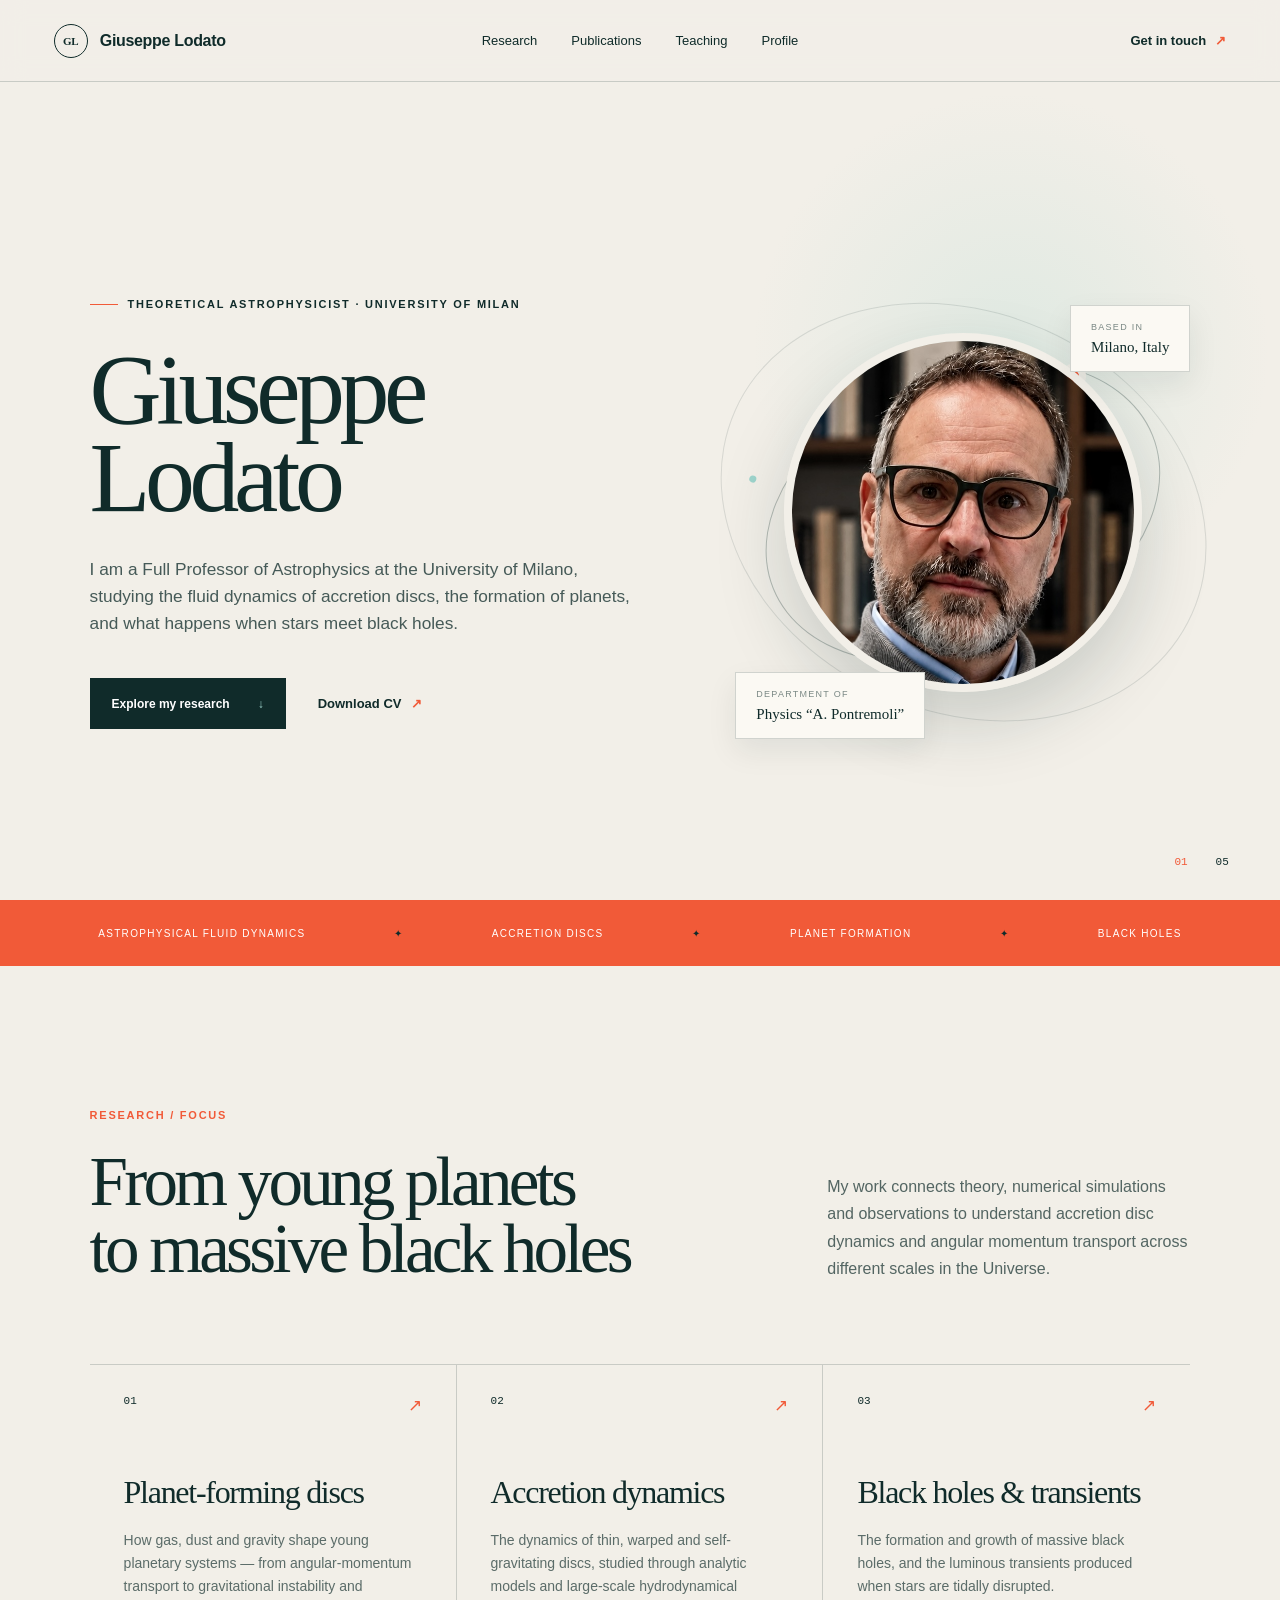
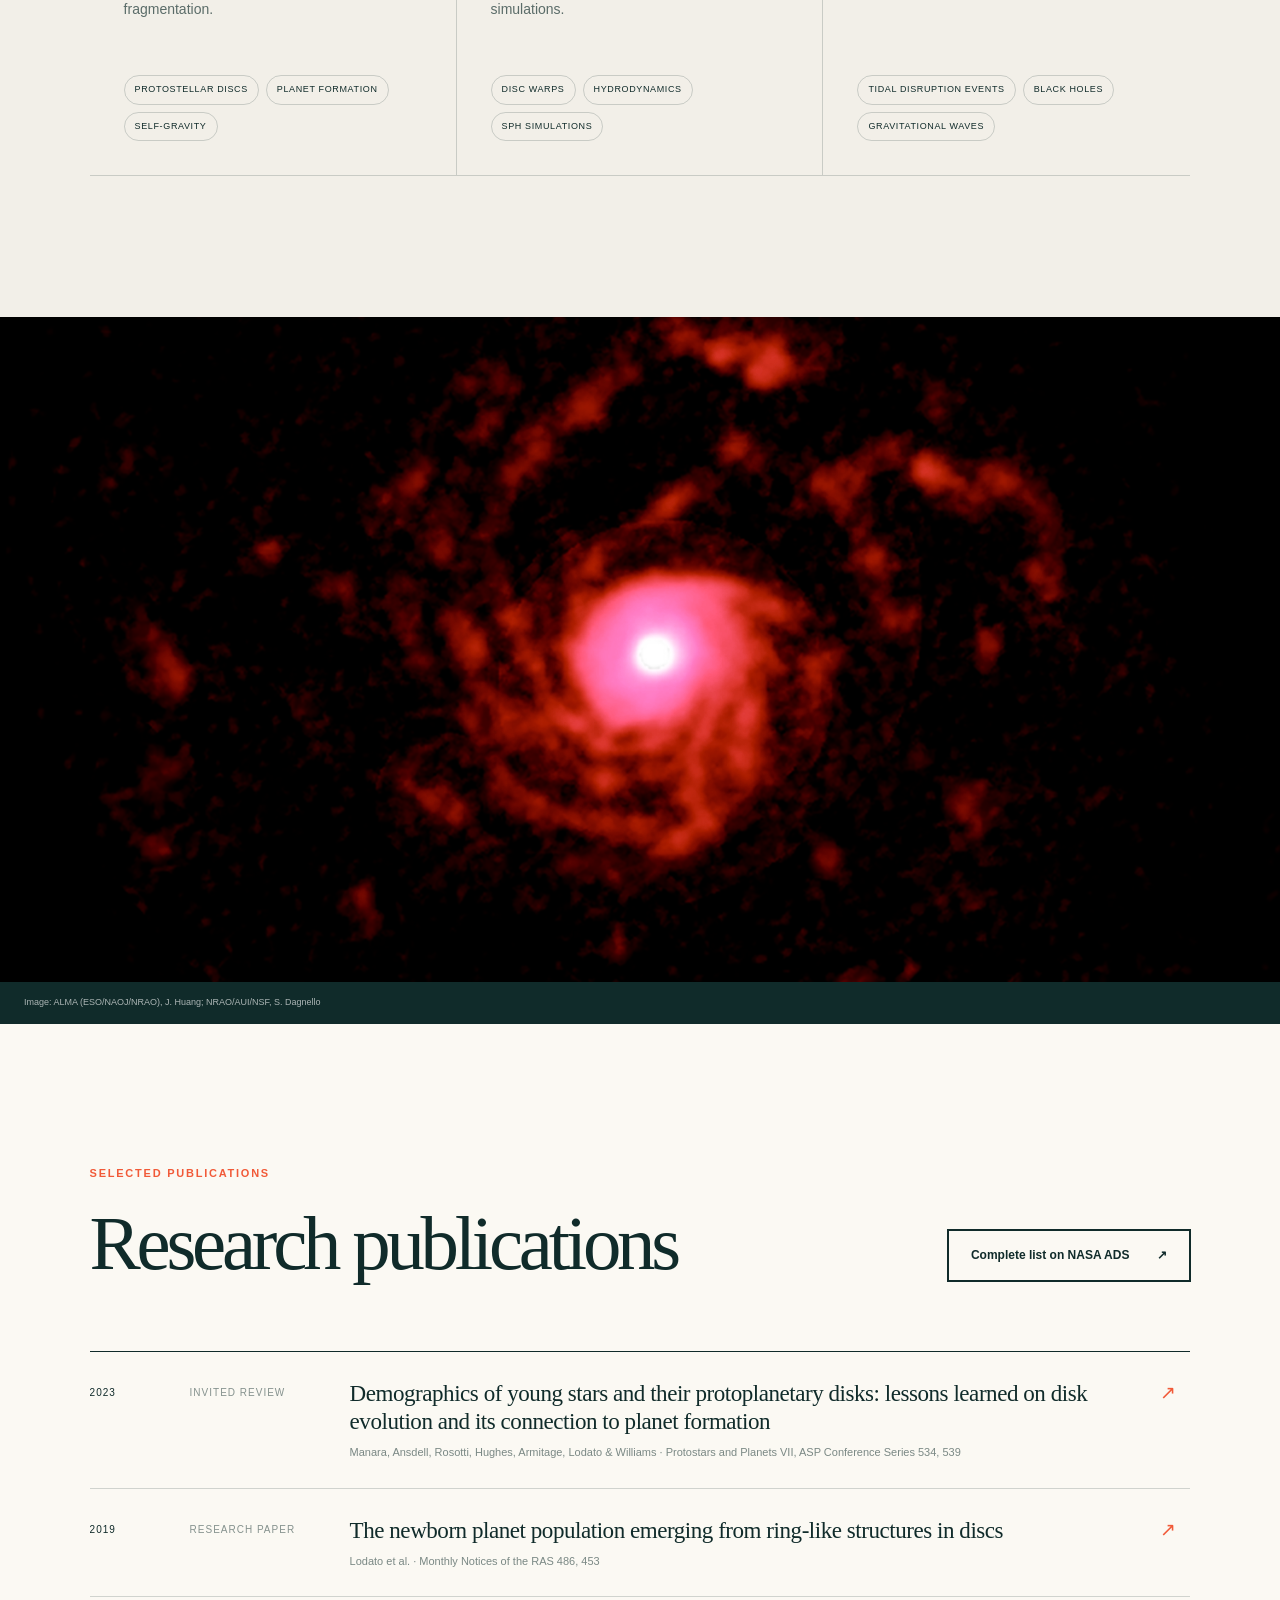
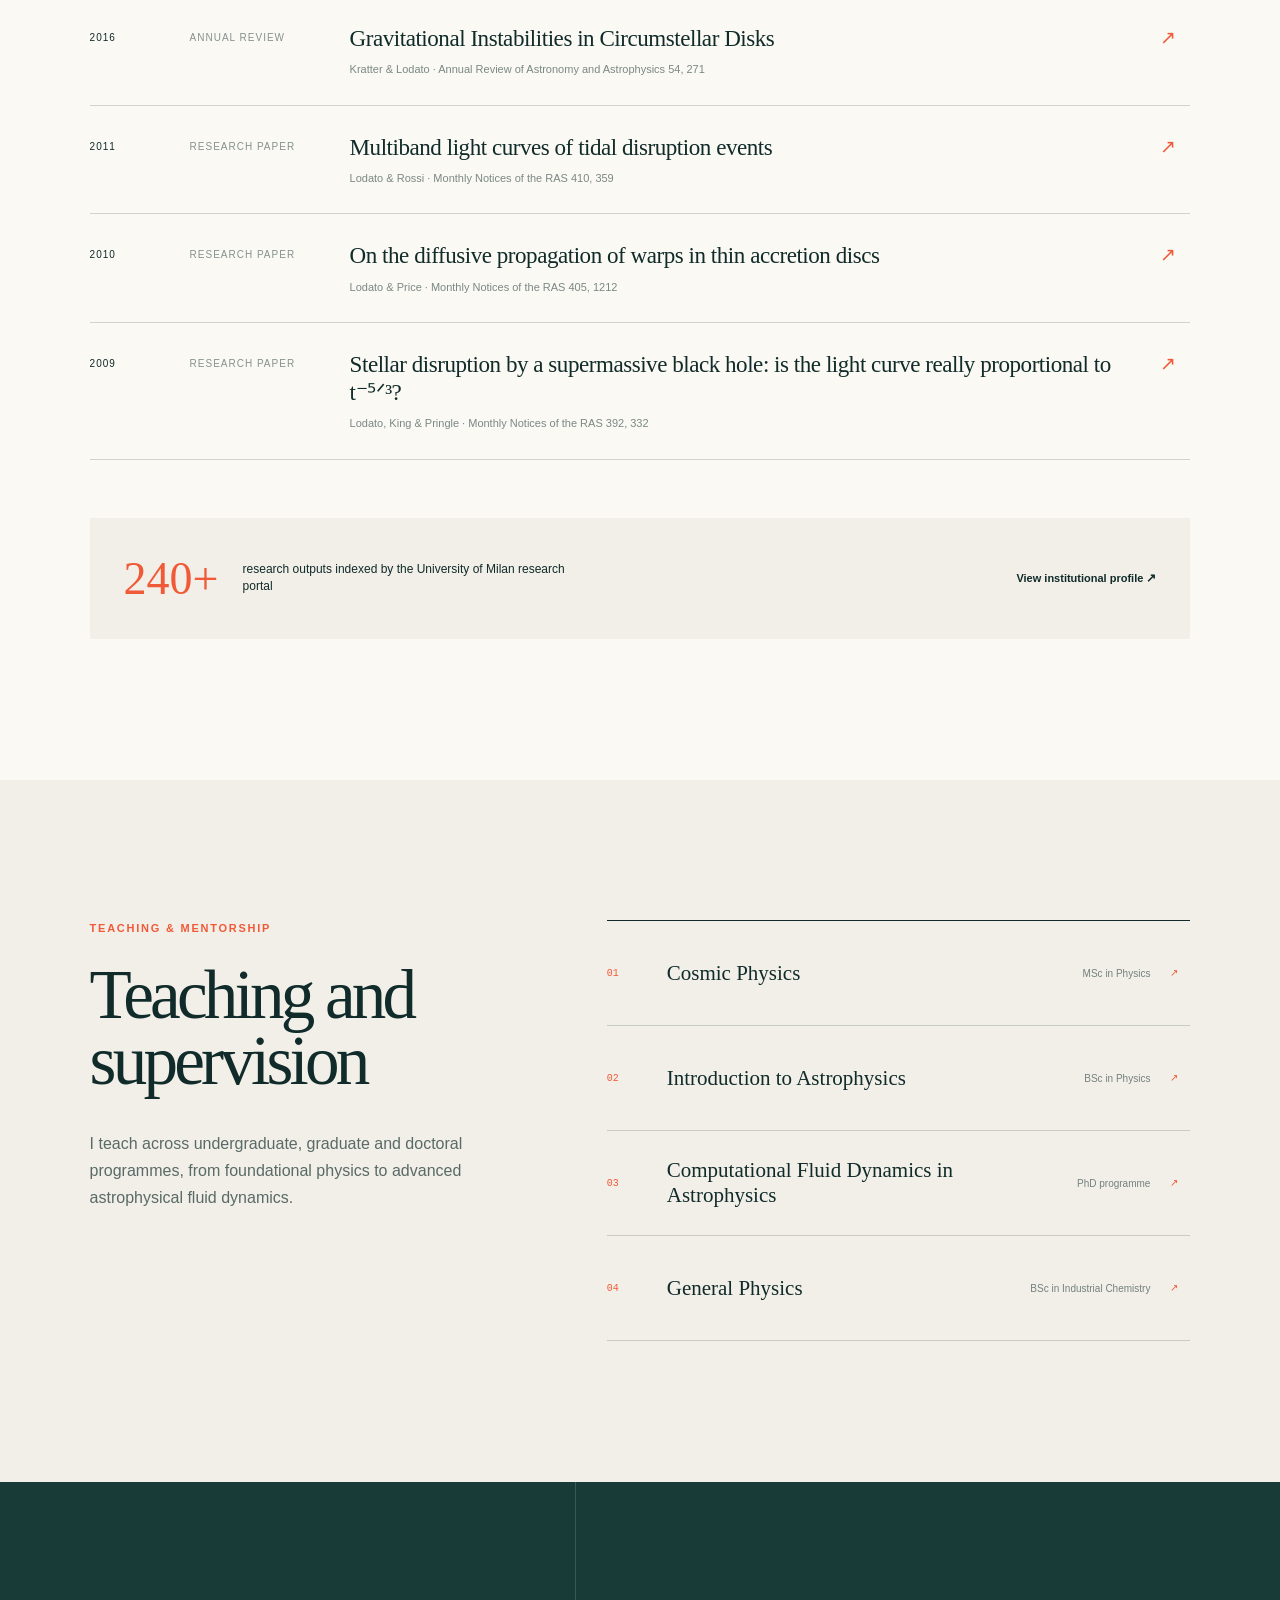
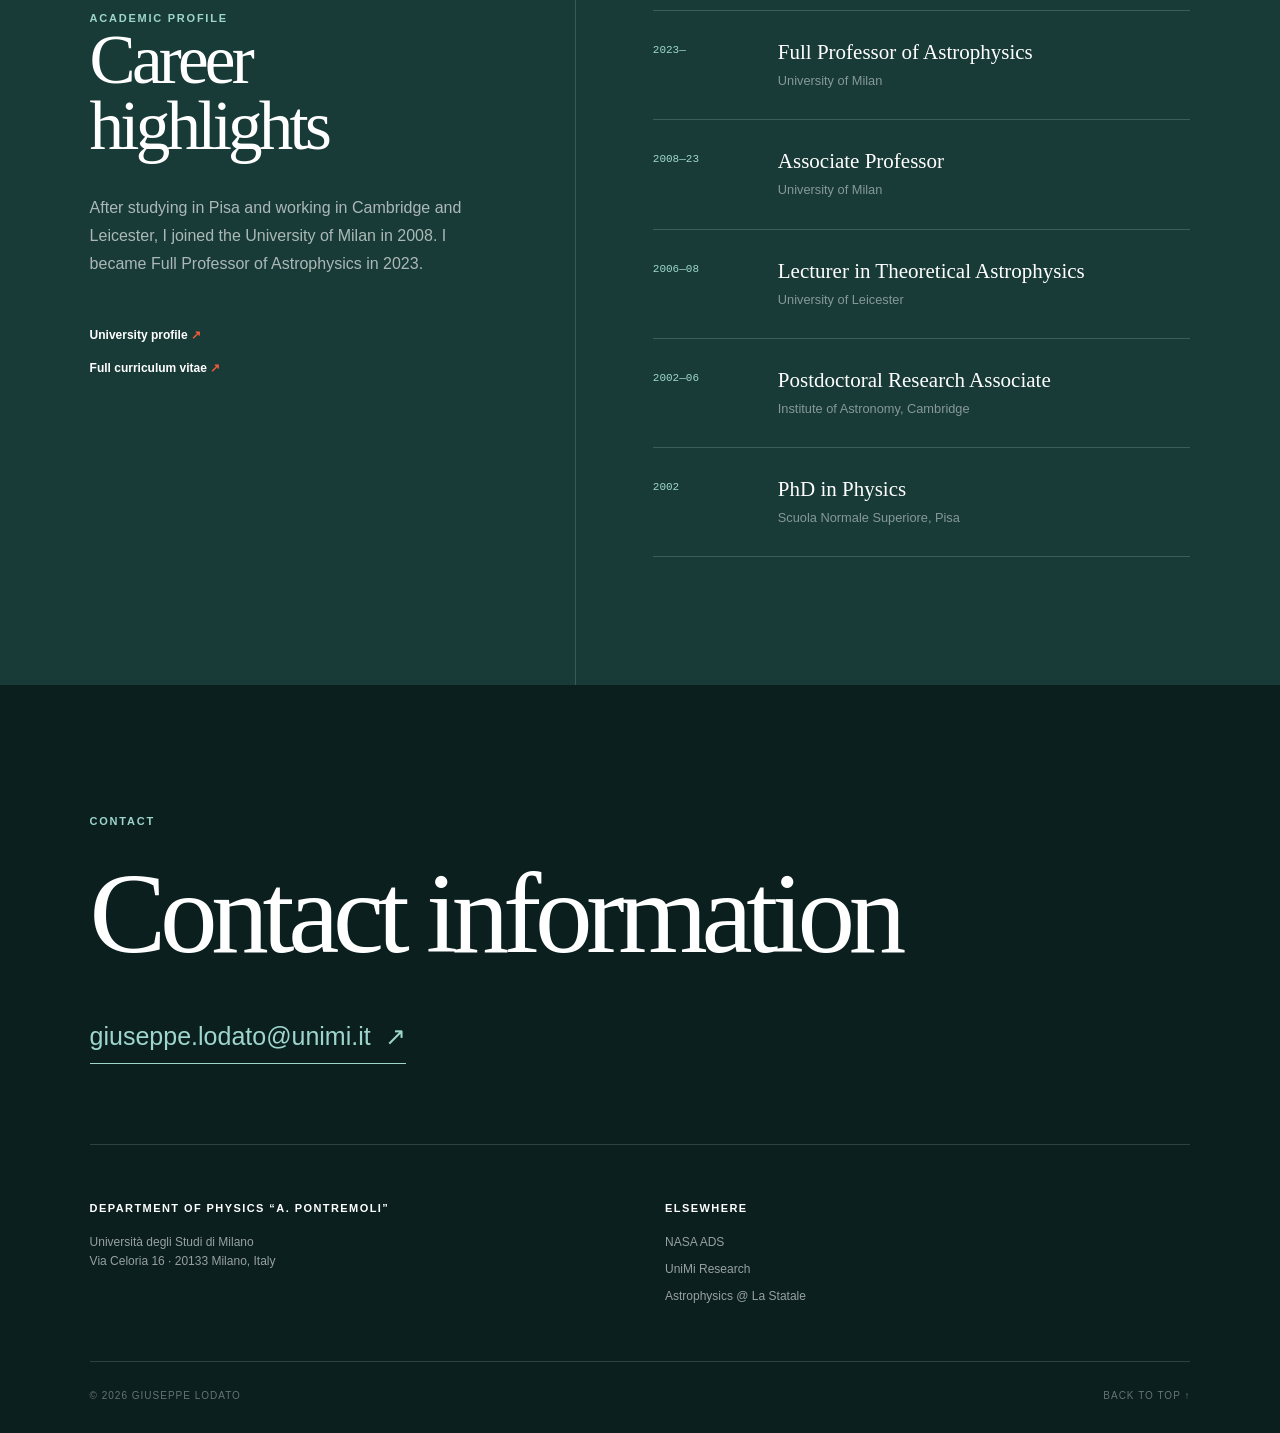
<file: index.html>
<!doctype html>
<html lang="en">
<head>
<meta charset="utf-8">
<meta name="viewport" content="width=device-width, initial-scale=1">
<title>Giuseppe Lodato</title>
<meta name="description" content="Giuseppe Lodato, Full Professor of Astrophysics at the University of Milano. Accretion discs, planet formation, black holes and tidal disruption events.">
<link rel="canonical" href="https://glodato.github.io/">
<link rel="icon" href="/favicon.svg" type="image/svg+xml">
<link rel="stylesheet" href="/style.css">
<meta property="og:title" content="Giuseppe Lodato">
<meta property="og:description" content="Giuseppe Lodato, Full Professor of Astrophysics at the University of Milano. Accretion discs, planet formation, black holes and tidal disruption events.">
<meta property="og:type" content="website">
<meta property="og:url" content="https://glodato.github.io/">
<meta property="og:image" content="https://glodato.github.io/og.png">
<meta name="twitter:card" content="summary_large_image">
<meta name="robots" content="index, follow, max-image-preview:large">
<script type="application/ld+json">
{
  "@context": "https://schema.org",
  "@graph": [
    {
      "@type": "ProfilePage",
      "@id": "https://glodato.github.io/#webpage",
      "url": "https://glodato.github.io/",
      "name": "Giuseppe Lodato",
      "inLanguage": "en",
      "mainEntity": {
        "@id": "https://glodato.github.io/#person"
      }
    },
    {
      "@type": "Person",
      "@id": "https://glodato.github.io/#person",
      "name": "Giuseppe Lodato",
      "givenName": "Giuseppe",
      "familyName": "Lodato",
      "url": "https://glodato.github.io/",
      "image": "https://glodato.github.io/giuseppe-lodato-2026.jpeg",
      "jobTitle": "Full Professor of Astrophysics",
      "description": "Theoretical astrophysicist studying accretion discs, planet formation, black holes and tidal disruption events.",
      "worksFor": {
        "@type": "CollegeOrUniversity",
        "name": "Università degli Studi di Milano",
        "alternateName": [
          "University of Milan",
          "University of Milano"
        ],
        "url": "https://www.unimi.it/"
      },
      "sameAs": [
        "https://www.unimi.it/en/ugov/person/giuseppe-lodato",
        "https://expertise.unimi.it/get/person/giuseppe-lodato",
        "https://astro.fisica.unimi.it/people/giuseppe-lodato/"
      ],
      "knowsAbout": [
        "Astrophysical fluid dynamics",
        "Accretion discs",
        "Planet formation",
        "Black holes",
        "Tidal disruption events"
      ]
    }
  ]
}
</script>
</head>
<body><link rel="preload" as="image" href="/giuseppe-lodato-2026.jpeg"/><main><header class="site-header"><a class="wordmark" href="#top" aria-label="Giuseppe Lodato, home"><span class="wordmark-mark" aria-hidden="true">GL</span><span>Giuseppe Lodato</span></a><nav class="desktop-nav" aria-label="Main navigation"><a href="#research">Research</a><a href="#publications">Publications</a><a href="#teaching">Teaching</a><a href="#profile">Profile</a></nav><a class="header-contact" href="mailto:giuseppe.lodato@unimi.it">Get in touch <span aria-hidden="true">↗</span></a><details class="mobile-menu"><summary aria-label="Open navigation">Menu</summary><nav aria-label="Mobile navigation"><a href="#research">Research</a><a href="#publications">Publications</a><a href="#teaching">Teaching</a><a href="#profile">Profile</a></nav></details></header><section class="hero" id="top"><div class="hero-copy"><p class="eyebrow"><span></span> Theoretical astrophysicist · University of Milan</p><h1>Giuseppe Lodato</h1><p class="hero-intro">I am a Full Professor of Astrophysics at the University of Milano, studying the fluid dynamics of accretion discs, the formation of planets, and what happens when stars meet black holes.</p><div class="hero-actions"><a class="button primary" href="#research">Explore my research <span aria-hidden="true">↓</span></a><a class="text-link" href="https://fisica.unimi.it/system/files/2023-10/CV_Lodato_italian_breve.pdf" target="_blank" rel="noreferrer">Download CV <span aria-hidden="true">↗</span></a></div></div><div class="hero-visual" aria-label="Portrait of Giuseppe Lodato"><div class="orbit orbit-one"></div><div class="orbit orbit-two"></div><div class="portrait-wrap"><img src="/giuseppe-lodato-2026.jpeg" alt="Giuseppe Lodato"/></div><div class="hero-note note-top"><span>Based in</span><strong>Milano, Italy</strong></div><div class="hero-note note-bottom"><span>Department of</span><strong>Physics “A. Pontremoli”</strong></div></div><div class="hero-index"><span>01</span><span>05</span></div></section><section class="signal-bar" aria-label="Research summary"><p>Astrophysical fluid dynamics</p><span aria-hidden="true">✦</span><p>Accretion discs</p><span aria-hidden="true">✦</span><p>Planet formation</p><span aria-hidden="true">✦</span><p>Black holes</p></section><section class="section research-section" id="research"><div class="section-heading"><p class="kicker">Research / Focus</p><h2>From young planets<br/>to massive black holes</h2><p class="section-lede">My work connects theory, numerical simulations and observations to understand accretion disc dynamics and angular momentum transport across different scales in the Universe.</p></div><div class="research-grid"><article class="research-card"><div class="research-card-top"><span>01</span><span aria-hidden="true">↗</span></div><h3>Planet-forming discs</h3><p>How gas, dust and gravity shape young planetary systems — from angular-momentum transport to gravitational instability and fragmentation.</p><ul aria-label="Planet-forming discs topics"><li>Protostellar discs</li><li>Planet formation</li><li>Self-gravity</li></ul></article><article class="research-card"><div class="research-card-top"><span>02</span><span aria-hidden="true">↗</span></div><h3>Accretion dynamics</h3><p>The dynamics of thin, warped and self-gravitating discs, studied through analytic models and large-scale hydrodynamical simulations.</p><ul aria-label="Accretion dynamics topics"><li>Disc warps</li><li>Hydrodynamics</li><li>SPH simulations</li></ul></article><article class="research-card"><div class="research-card-top"><span>03</span><span aria-hidden="true">↗</span></div><h3>Black holes &amp; transients</h3><p>The formation and growth of massive black holes, and the luminous transients produced when stars are tidally disrupted.</p><ul aria-label="Black holes &amp; transients topics"><li>Tidal disruption events</li><li>Black holes</li><li>Gravitational waves</li></ul></article></div></section><section class="cosmic-break"><div class="cosmic-image" role="img" aria-label="ALMA observation of the RU Lup protoplanetary disc"></div><small class="cosmic-credit">Image: ALMA (ESO/NAOJ/NRAO), J. Huang; NRAO/AUI/NSF, S. Dagnello</small></section><section class="section publications-section" id="publications"><div class="section-heading publications-heading"><div><p class="kicker">Selected publications</p><h2>Research publications</h2></div><a class="button outline" href="https://ui.adsabs.harvard.edu/search/q=author%3A%22Lodato%2C%20Giuseppe%22&amp;sort=date%20desc%2C%20bibcode%20desc" target="_blank" rel="noreferrer">Complete list on NASA ADS <span aria-hidden="true">↗</span></a></div><div class="publication-list"><a class="paper" href="https://ui.adsabs.harvard.edu/abs/2023ASPC..534..539M/abstract" target="_blank" rel="noreferrer"><span class="paper-year">2023</span><span class="paper-type">Invited review</span><span class="paper-main"><strong>Demographics of young stars and their protoplanetary disks: lessons learned on disk evolution and its connection to planet formation</strong><small>Manara, Ansdell, Rosotti, Hughes, Armitage, Lodato &amp; Williams · Protostars and Planets VII, ASP Conference Series 534, 539</small></span><span class="paper-arrow" aria-hidden="true">↗</span></a><a class="paper" href="https://ui.adsabs.harvard.edu/abs/2019MNRAS.486..453L/abstract" target="_blank" rel="noreferrer"><span class="paper-year">2019</span><span class="paper-type">Research paper</span><span class="paper-main"><strong>The newborn planet population emerging from ring-like structures in discs</strong><small>Lodato et al. · Monthly Notices of the RAS 486, 453</small></span><span class="paper-arrow" aria-hidden="true">↗</span></a><a class="paper" href="https://ui.adsabs.harvard.edu/abs/2016ARA%26A..54..271K/abstract" target="_blank" rel="noreferrer"><span class="paper-year">2016</span><span class="paper-type">Annual review</span><span class="paper-main"><strong>Gravitational Instabilities in Circumstellar Disks</strong><small>Kratter &amp; Lodato · Annual Review of Astronomy and Astrophysics 54, 271</small></span><span class="paper-arrow" aria-hidden="true">↗</span></a><a class="paper" href="https://arxiv.org/abs/1008.4589" target="_blank" rel="noreferrer"><span class="paper-year">2011</span><span class="paper-type">Research paper</span><span class="paper-main"><strong>Multiband light curves of tidal disruption events</strong><small>Lodato &amp; Rossi · Monthly Notices of the RAS 410, 359</small></span><span class="paper-arrow" aria-hidden="true">↗</span></a><a class="paper" href="https://ui.adsabs.harvard.edu/abs/2010MNRAS.405.1212L/abstract" target="_blank" rel="noreferrer"><span class="paper-year">2010</span><span class="paper-type">Research paper</span><span class="paper-main"><strong>On the diffusive propagation of warps in thin accretion discs</strong><small>Lodato &amp; Price · Monthly Notices of the RAS 405, 1212</small></span><span class="paper-arrow" aria-hidden="true">↗</span></a><a class="paper" href="https://ui.adsabs.harvard.edu/abs/2009MNRAS.392..332L/abstract" target="_blank" rel="noreferrer"><span class="paper-year">2009</span><span class="paper-type">Research paper</span><span class="paper-main"><strong>Stellar disruption by a supermassive black hole: is the light curve really proportional to t⁻⁵ᐟ³?</strong><small>Lodato, King &amp; Pringle · Monthly Notices of the RAS 392, 332</small></span><span class="paper-arrow" aria-hidden="true">↗</span></a></div><div class="publication-note"><strong>240+</strong><span>research outputs indexed by the University of Milan research portal</span><a href="https://expertise.unimi.it/get/person/giuseppe-lodato" target="_blank" rel="noreferrer">View institutional profile <span aria-hidden="true">↗</span></a></div></section><section class="section teaching-section" id="teaching"><div class="teaching-intro"><p class="kicker">Teaching &amp; mentorship</p><h2>Teaching and supervision</h2><p>I teach across undergraduate, graduate and doctoral programmes, from foundational physics to advanced astrophysical fluid dynamics.</p></div><div class="course-list"><a href="https://astro.fisica.unimi.it/people/giuseppe-lodato-teaching/" target="_blank" rel="noreferrer"><span>01</span><strong>Cosmic Physics</strong><small>MSc in Physics</small><span aria-hidden="true">↗</span></a><a href="https://astro.fisica.unimi.it/introduzione-allastrofisica/" target="_blank" rel="noreferrer"><span>02</span><strong>Introduction to Astrophysics</strong><small>BSc in Physics</small><span aria-hidden="true">↗</span></a><a href="https://phd.fisica.unimi.it/wp-content/uploads/2025/10/AA2-Advanced-topics-in-astrophysics-and-plasma-physics-Fundamentals-of-computational-fluid-dynamics-in-astrophysics-Lodato-2025-2026.pdf" target="_blank" rel="noreferrer"><span>03</span><strong>Computational Fluid Dynamics in Astrophysics</strong><small>PhD programme</small><span aria-hidden="true">↗</span></a><a href="https://astro.fisica.unimi.it/people/giuseppe-lodato-teaching/" target="_blank" rel="noreferrer"><span>04</span><strong>General Physics</strong><small>BSc in Industrial Chemistry</small><span aria-hidden="true">↗</span></a></div></section><section class="profile-section" id="profile"><div class="profile-aside"><p class="kicker light">Academic profile</p><h2>Career highlights</h2><p>After studying in Pisa and working in Cambridge and Leicester, I joined the University of Milan in 2008. I became Full Professor of Astrophysics in 2023.</p><div class="profile-links"><a href="https://www.unimi.it/en/ugov/person/giuseppe-lodato" target="_blank" rel="noreferrer">University profile <span aria-hidden="true">↗</span></a><a href="https://fisica.unimi.it/system/files/2023-10/CV_Lodato_italian_breve.pdf" target="_blank" rel="noreferrer">Full curriculum vitae <span aria-hidden="true">↗</span></a></div></div><div class="timeline"><div class="milestone"><span>2023—</span><strong>Full Professor of Astrophysics</strong><small>University of Milan</small></div><div class="milestone"><span>2008—23</span><strong>Associate Professor</strong><small>University of Milan</small></div><div class="milestone"><span>2006—08</span><strong>Lecturer in Theoretical Astrophysics</strong><small>University of Leicester</small></div><div class="milestone"><span>2002—06</span><strong>Postdoctoral Research Associate</strong><small>Institute of Astronomy, Cambridge</small></div><div class="milestone"><span>2002</span><strong>PhD in Physics</strong><small>Scuola Normale Superiore, Pisa</small></div></div></section><footer><div class="footer-main"><p class="kicker light">Contact</p><h2>Contact information</h2><a class="footer-email" href="mailto:giuseppe.lodato@unimi.it">giuseppe.lodato@unimi.it <span aria-hidden="true">↗</span></a></div><div class="footer-details"><div><strong>Department of Physics “A. Pontremoli”</strong><p>Università degli Studi di Milano<br/>Via Celoria 16 · 20133 Milano, Italy</p></div><div><strong>Elsewhere</strong><a href="https://ui.adsabs.harvard.edu/search/q=author%3A%22Lodato%2C%20Giuseppe%22&amp;sort=date%20desc%2C%20bibcode%20desc" target="_blank" rel="noreferrer">NASA ADS</a><a href="https://expertise.unimi.it/get/person/giuseppe-lodato" target="_blank" rel="noreferrer">UniMi Research</a><a href="https://astro.fisica.unimi.it/" target="_blank" rel="noreferrer">Astrophysics @ La Statale</a></div></div><div class="footer-bottom"><span>© 2026 Giuseppe Lodato</span><a href="#top">Back to top ↑</a></div></footer></main></body>
</html>
</file>
<file: style.css>
/*! tailwindcss v4.2.1 | MIT License | https://tailwindcss.com */
@layer properties{@supports (((-webkit-hyphens:none)) and (not (margin-trim:inline))) or ((-moz-orient:inline) and (not (color:rgb(from red r g b)))){*,:before,:after{--tw-outline-style:solid}::backdrop{--tw-outline-style:solid}}}@layer theme{:root,:host{--font-sans:ui-sans-serif, system-ui, sans-serif, "Apple Color Emoji", "Segoe UI Emoji", "Segoe UI Symbol", "Noto Color Emoji";--font-mono:ui-monospace, SFMono-Regular, Menlo, Monaco, Consolas, "Liberation Mono", "Courier New", monospace;--spacing:.25rem;--default-font-family:var(--font-sans);--default-mono-font-family:var(--font-mono)}}@layer base{*,:after,:before{box-sizing:border-box;border:0 solid;margin:0;padding:0}::backdrop{box-sizing:border-box;border:0 solid;margin:0;padding:0}::file-selector-button{box-sizing:border-box;border:0 solid;margin:0;padding:0}html,:host{-webkit-text-size-adjust:100%;tab-size:4;line-height:1.5;font-family:var(--default-font-family,ui-sans-serif, system-ui, sans-serif, "Apple Color Emoji", "Segoe UI Emoji", "Segoe UI Symbol", "Noto Color Emoji");font-feature-settings:var(--default-font-feature-settings,normal);font-variation-settings:var(--default-font-variation-settings,normal);-webkit-tap-highlight-color:transparent}hr{height:0;color:inherit;border-top-width:1px}abbr:where([title]){-webkit-text-decoration:underline dotted;text-decoration:underline dotted}h1,h2,h3,h4,h5,h6{font-size:inherit;font-weight:inherit}a{color:inherit;-webkit-text-decoration:inherit;-webkit-text-decoration:inherit;-webkit-text-decoration:inherit;-webkit-text-decoration:inherit;text-decoration:inherit}b,strong{font-weight:bolder}code,kbd,samp,pre{font-family:var(--default-mono-font-family,ui-monospace, SFMono-Regular, Menlo, Monaco, Consolas, "Liberation Mono", "Courier New", monospace);font-feature-settings:var(--default-mono-font-feature-settings,normal);font-variation-settings:var(--default-mono-font-variation-settings,normal);font-size:1em}small{font-size:80%}sub,sup{vertical-align:baseline;font-size:75%;line-height:0;position:relative}sub{bottom:-.25em}sup{top:-.5em}table{text-indent:0;border-color:inherit;border-collapse:collapse}:-moz-focusring{outline:auto}progress{vertical-align:baseline}summary{display:list-item}ol,ul,menu{list-style:none}img,svg,video,canvas,audio,iframe,embed,object{vertical-align:middle;display:block}img,video{max-width:100%;height:auto}button,input,select,optgroup,textarea{font:inherit;font-feature-settings:inherit;font-variation-settings:inherit;letter-spacing:inherit;color:inherit;opacity:1;background-color:#0000;border-radius:0}::file-selector-button{font:inherit;font-feature-settings:inherit;font-variation-settings:inherit;letter-spacing:inherit;color:inherit;opacity:1;background-color:#0000;border-radius:0}:where(select:is([multiple],[size])) optgroup{font-weight:bolder}:where(select:is([multiple],[size])) optgroup option{padding-inline-start:20px}::file-selector-button{margin-inline-end:4px}::placeholder{opacity:1}@supports (not ((-webkit-appearance:-apple-pay-button))) or (contain-intrinsic-size:1px){::placeholder{color:currentColor}@supports (color:color-mix(in lab, red, red)){::placeholder{color:color-mix(in oklab, currentcolor 50%, transparent)}}}textarea{resize:vertical}::-webkit-search-decoration{-webkit-appearance:none}::-webkit-date-and-time-value{min-height:1lh;text-align:inherit}::-webkit-datetime-edit{display:inline-flex}::-webkit-datetime-edit-fields-wrapper{padding:0}::-webkit-datetime-edit{padding-block:0}::-webkit-datetime-edit-year-field{padding-block:0}::-webkit-datetime-edit-month-field{padding-block:0}::-webkit-datetime-edit-day-field{padding-block:0}::-webkit-datetime-edit-hour-field{padding-block:0}::-webkit-datetime-edit-minute-field{padding-block:0}::-webkit-datetime-edit-second-field{padding-block:0}::-webkit-datetime-edit-millisecond-field{padding-block:0}::-webkit-datetime-edit-meridiem-field{padding-block:0}::-webkit-calendar-picker-indicator{line-height:1}:-moz-ui-invalid{box-shadow:none}button,input:where([type=button],[type=reset],[type=submit]){-webkit-appearance:button;appearance:button}::file-selector-button{-webkit-appearance:button;appearance:button}::-webkit-inner-spin-button{height:auto}::-webkit-outer-spin-button{height:auto}[hidden]:where(:not([hidden=until-found])){display:none!important}}@layer components;@layer utilities{.relative{position:relative}.start{inset-inline-start:var(--spacing)}.table{display:table}.outline{outline-style:var(--tw-outline-style);outline-width:1px}}:root{--ink:#102b2a;--ink-2:#183b38;--paper:#f2efe8;--cream:#fbf9f3;--orange:#f15a38;--aqua:#9ed5cd;--line:#102b2a2e}*{box-sizing:border-box}html{scroll-behavior:smooth}body{background:var(--paper);color:var(--ink);-webkit-font-smoothing:antialiased;margin:0;font-family:Arial,Helvetica,sans-serif}a{color:inherit;text-decoration:none}img{max-width:100%;display:block}::selection{background:var(--orange);color:#fff}.site-header{border-bottom:1px solid var(--line);-webkit-backdrop-filter:blur(12px);backdrop-filter:blur(12px);z-index:50;background:#f2efe8f0;grid-template-columns:1fr auto 1fr;align-items:center;height:82px;padding:0 clamp(24px,4.2vw,72px);display:grid;position:sticky;top:0}.wordmark{letter-spacing:-.02em;align-items:center;gap:12px;font-weight:700;display:flex}.wordmark-mark{border:1px solid var(--ink);border-radius:50%;place-items:center;width:34px;height:34px;font:700 11px Georgia,serif;display:grid}.desktop-nav{gap:34px;font-size:13px;display:flex}.desktop-nav a,.header-contact,.text-link,.profile-links a{position:relative}.desktop-nav a:after{content:"";background:var(--orange);transform-origin:100%;width:100%;height:1px;transition:transform .25s;position:absolute;bottom:-7px;left:0;transform:scaleX(0)}.desktop-nav a:hover:after{transform-origin:0;transform:scaleX(1)}.header-contact{justify-self:end;align-items:center;gap:9px;font-size:13px;font-weight:700;display:flex}.header-contact span,.text-link span,.profile-links span{color:var(--orange)}.mobile-menu{display:none}.hero{grid-template-columns:minmax(0,1.1fr) minmax(360px,.9fr);align-items:center;gap:7vw;min-height:calc(100svh - 82px);padding:clamp(64px,9vw,130px) clamp(24px,7vw,120px) 72px;display:grid;position:relative;overflow:hidden}.hero:before{content:"";pointer-events:none;background:radial-gradient(circle,#9ed5cd38,#0000 68%);width:42vw;height:42vw;position:absolute;inset:0 0 auto auto}.eyebrow,.kicker{text-transform:uppercase;letter-spacing:.16em;align-items:center;gap:10px;font-size:11px;font-weight:700;display:flex}.eyebrow span{background:var(--orange);width:28px;height:1px}h1,h2,blockquote{letter-spacing:-.055em;font-family:Georgia,Times New Roman,serif;font-weight:400}h1{max-width:900px;margin:34px 0;font-size:clamp(58px,7.8vw,126px);line-height:.88}h1 em,footer h2 em{color:var(--orange);font-weight:400}.hero-intro{color:#102b2ac2;max-width:630px;font-size:clamp(17px,1.35vw,21px);line-height:1.55}.hero-actions{align-items:center;gap:32px;margin-top:42px;display:flex}.button{justify-content:center;align-items:center;gap:28px;min-height:51px;padding:0 22px;font-size:12px;font-weight:700;transition:transform .2s,background .2s,color .2s;display:inline-flex}.button:hover{transform:translateY(-2px)}.button.primary{background:var(--ink);color:#fff}.button.primary span{color:var(--aqua)}.button.outline{border:1px solid var(--ink)}.button.outline:hover{background:var(--ink);color:#fff}.text-link{gap:10px;font-size:13px;font-weight:700;display:flex}.hero-visual{place-items:center;height:min(66vw,660px);min-height:480px;max-height:68vh;display:grid;position:relative}.portrait-wrap{aspect-ratio:1;z-index:2;border:8px solid var(--paper);border-radius:50%;width:min(28vw,410px);overflow:hidden;box-shadow:0 30px 70px #102b2a2e}.portrait-wrap img{object-fit:cover;object-position:center 34%;filter:saturate(.78)contrast(1.04);width:100%;height:100%}.orbit{border:1px solid #102b2a47;border-radius:50%;position:absolute;transform:rotate(-22deg)}.orbit:after{content:"";background:var(--orange);width:11px;height:11px;box-shadow:0 0 0 7px var(--paper);border-radius:50%;position:absolute;top:18%;right:11%}.orbit-one{aspect-ratio:1.45;width:90%}.orbit-two{aspect-ratio:1.25;border-color:#102b2a1f;width:110%;transform:rotate(24deg)}.orbit-two:after{background:var(--aqua);width:7px;height:7px;top:63%;left:8%;right:auto}.hero-note{z-index:3;background:var(--cream);border:1px solid var(--line);flex-direction:column;gap:5px;padding:15px 20px;display:flex;position:absolute;box-shadow:0 12px 30px #102b2a14}.hero-note span{text-transform:uppercase;letter-spacing:.14em;color:#102b2a8c;font-size:9px}.hero-note strong{font:400 15px Georgia,serif}.note-top{top:16%;right:0}.note-bottom{bottom:13%;left:0}.hero-index{gap:28px;font:11px monospace;display:flex;position:absolute;bottom:32px;right:4vw}.hero-index span:first-child{color:var(--orange)}.signal-bar{background:var(--orange);color:#fff;text-transform:uppercase;letter-spacing:.13em;justify-content:space-around;align-items:center;gap:20px;min-height:66px;padding:0 5vw;font-size:10px;display:flex}.signal-bar span{color:var(--ink)}.section{padding:clamp(92px,11vw,170px) clamp(24px,7vw,120px)}.section-heading{grid-template-columns:1.2fr .7fr;column-gap:9vw;display:grid}.section-heading .kicker{color:var(--orange);grid-column:1/-1;margin:0 0 26px}.section-heading h2,.teaching-intro h2,.profile-aside h2{margin:0;font-size:clamp(45px,5.4vw,84px);line-height:.96}.section-lede{color:#102b2ab3;align-self:end;max-width:500px;margin:0;font-size:16px;line-height:1.7}.research-grid{border-top:1px solid var(--line);border-bottom:1px solid var(--line);grid-template-columns:repeat(3,1fr);margin-top:82px;display:grid}.research-card{border-right:1px solid var(--line);flex-direction:column;min-height:410px;padding:30px 34px 34px;transition:background .25s,transform .25s;display:flex}.research-card:last-child{border-right:0}.research-card:hover{background:var(--cream);transform:translateY(-4px)}.research-card-top{justify-content:space-between;font:11px monospace;display:flex}.research-card-top span:last-child{color:var(--orange);font-size:17px}.research-card h3{letter-spacing:-.04em;margin:58px 0 18px;font:400 clamp(28px,2.5vw,40px) Georgia,serif}.research-card p{color:#102b2aab;font-size:14px;line-height:1.65}.research-card ul{flex-wrap:wrap;gap:7px;margin:auto 0 0;padding:0;list-style:none;display:flex}.research-card li{border:1px solid var(--line);text-transform:uppercase;letter-spacing:.07em;border-radius:30px;padding:7px 10px;font-size:9px}.cosmic-break{background:var(--ink);color:#fff;margin:0}.cosmic-image{filter:saturate(.75)hue-rotate(135deg);background:url(/ru-lup.jpg) 50%/cover;height:clamp(360px,52vw,760px)}.cosmic-credit{color:#ffffffa6;padding:14px 24px;font-size:9px;line-height:1.5;display:block}.kicker.light{color:var(--aqua)}.publications-section{background:var(--cream)}.publications-heading{grid-template-columns:1fr auto;align-items:end}.publications-heading .kicker{grid-column:auto}.publications-heading h2{font-size:clamp(48px,6vw,92px)}.publication-list{border-top:1px solid var(--ink);margin-top:70px}.paper{border-bottom:1px solid var(--line);grid-template-columns:80px 140px 1fr 30px;align-items:start;gap:20px;padding:27px 0;transition:padding .2s,color .2s;display:grid}.paper:hover{color:var(--orange);padding-left:10px}.paper-year,.paper-type{letter-spacing:.1em;text-transform:uppercase;padding-top:6px;font-size:10px}.paper-type{color:#102b2a80}.paper-main{flex-direction:column;gap:9px;display:flex}.paper-main strong{letter-spacing:-.02em;font:400 clamp(19px,1.8vw,28px)/1.22 Georgia,serif}.paper-main small{color:#102b2a8c;font-size:11px}.paper-arrow{color:var(--orange);font-size:19px}.publication-note{background:var(--paper);grid-template-columns:auto 1fr auto;align-items:center;gap:24px;margin-top:58px;padding:34px;display:grid}.publication-note strong{color:var(--orange);font:400 46px Georgia,serif}.publication-note span{max-width:330px;font-size:12px;line-height:1.45}.publication-note a{font-size:11px;font-weight:700}.teaching-section{grid-template-columns:.8fr 1.2fr;gap:10vw;display:grid}.teaching-intro>p:last-child{color:#102b2aad;max-width:470px;margin-top:35px;line-height:1.7}.teaching-intro .kicker{color:var(--orange);margin-bottom:25px}.course-list{border-top:1px solid var(--ink)}.course-list a{border-bottom:1px solid var(--line);grid-template-columns:40px 1fr 150px 20px;align-items:center;gap:20px;min-height:105px;transition:padding .2s,background .2s;display:grid}.course-list a:hover{background:var(--cream);padding:0 12px}.course-list span{color:var(--orange);font:10px monospace}.course-list strong{font:400 21px Georgia,serif}.course-list small{color:#102b2a8f;text-align:right;font-size:10px}.profile-section{background:var(--ink-2);color:#fff;grid-template-columns:.9fr 1.1fr;min-height:760px;display:grid}.profile-aside{border-right:1px solid #ffffff26;padding:clamp(90px,10vw,150px) clamp(24px,7vw,120px)}.profile-aside>p:not(.kicker){color:#ffffffa3;max-width:500px;margin:35px 0;line-height:1.75}.profile-links{flex-direction:column;gap:15px;margin-top:48px;font-size:12px;font-weight:700;display:flex}.timeline{padding:clamp(90px,10vw,150px) clamp(24px,7vw,120px) clamp(90px,10vw,150px) 6vw}.milestone{border-bottom:1px solid #ffffff29;grid-template-columns:100px 1fr;gap:0 25px;padding:29px 0;display:grid}.milestone:first-child{border-top:1px solid #ffffff29}.milestone span{color:var(--aqua);grid-row:1/3;padding-top:4px;font:11px monospace}.milestone strong{font:400 21px Georgia,serif}.milestone small{color:#ffffff7a;margin-top:6px}footer{color:#fff;background:#0a1f1e;padding:clamp(90px,10vw,150px) clamp(24px,7vw,120px) 30px}.footer-main{border-bottom:1px solid #ffffff26;padding-bottom:80px}.footer-main h2{margin:35px 0 55px;font-size:clamp(62px,9vw,140px);line-height:.85}.footer-email{color:var(--aqua);border-bottom:1px solid var(--aqua);gap:14px;padding-bottom:8px;font-size:clamp(16px,2vw,25px);display:inline-flex}.footer-details{grid-template-columns:1fr 1fr;gap:50px;padding:55px 0;display:grid}.footer-details>div{flex-direction:column;gap:8px;display:flex}.footer-details strong{text-transform:uppercase;letter-spacing:.13em;margin-bottom:8px;font-size:11px}.footer-details p,.footer-details a{color:#ffffff94;width:fit-content;font-size:12px;line-height:1.6}.footer-details a:hover{color:var(--aqua)}.footer-bottom{color:#ffffff61;text-transform:uppercase;letter-spacing:.1em;border-top:1px solid #ffffff26;justify-content:space-between;padding-top:26px;font-size:10px;display:flex}@media (max-width:950px){.desktop-nav,.header-contact{display:none}.site-header{grid-template-columns:1fr auto}.mobile-menu{justify-self:end;display:block;position:relative}.mobile-menu summary{cursor:pointer;font-size:12px;font-weight:700;list-style:none}.mobile-menu nav{background:var(--cream);border:1px solid var(--line);flex-direction:column;gap:18px;width:210px;padding:18px;font-size:13px;display:flex;position:absolute;top:35px;right:0;box-shadow:0 20px 50px #102b2a24}.hero{grid-template-columns:1fr;padding-top:70px}.hero-visual{height:540px;max-height:none}.portrait-wrap{width:min(62vw,390px)}.section-heading{grid-template-columns:1fr}.section-lede{margin-top:30px}.research-grid{grid-template-columns:1fr}.research-card{border-right:0;border-bottom:1px solid var(--line);min-height:350px}.teaching-section,.profile-section{grid-template-columns:1fr}.profile-aside{border-bottom:1px solid #ffffff26;border-right:0}.timeline{padding-left:7vw}}@media (max-width:620px){.site-header{height:70px}.wordmark{font-size:13px}.hero{min-height:0;padding-bottom:55px}h1{font-size:clamp(51px,16vw,74px)}.hero-actions{flex-direction:column;align-items:flex-start;gap:22px}.hero-visual{height:110vw;min-height:410px}.note-top{top:4%}.note-bottom{bottom:5%}.signal-bar{justify-content:flex-start;padding:0 25px;overflow:hidden}.signal-bar p:nth-of-type(n+3),.signal-bar span:nth-of-type(n+3){display:none}.section{padding-top:90px;padding-bottom:90px}.research-grid{margin-top:55px}.publications-heading{grid-template-columns:1fr;gap:30px}.paper{grid-template-columns:48px 1fr 20px;gap:10px}.paper-type{display:none}.paper-main small{line-height:1.5}.publication-note{grid-template-columns:1fr}.course-list a{grid-template-columns:30px 1fr 18px;padding:20px 0}.course-list small{text-align:left;grid-area:2/2}.milestone{grid-template-columns:75px 1fr}.footer-details{grid-template-columns:1fr}.footer-bottom{flex-direction:column;gap:18px}}@media (prefers-reduced-motion:reduce){html{scroll-behavior:auto}*,:before,:after{transition-duration:.01ms!important}}@property --tw-outline-style{syntax:"*";inherits:false;initial-value:solid}
</file>
